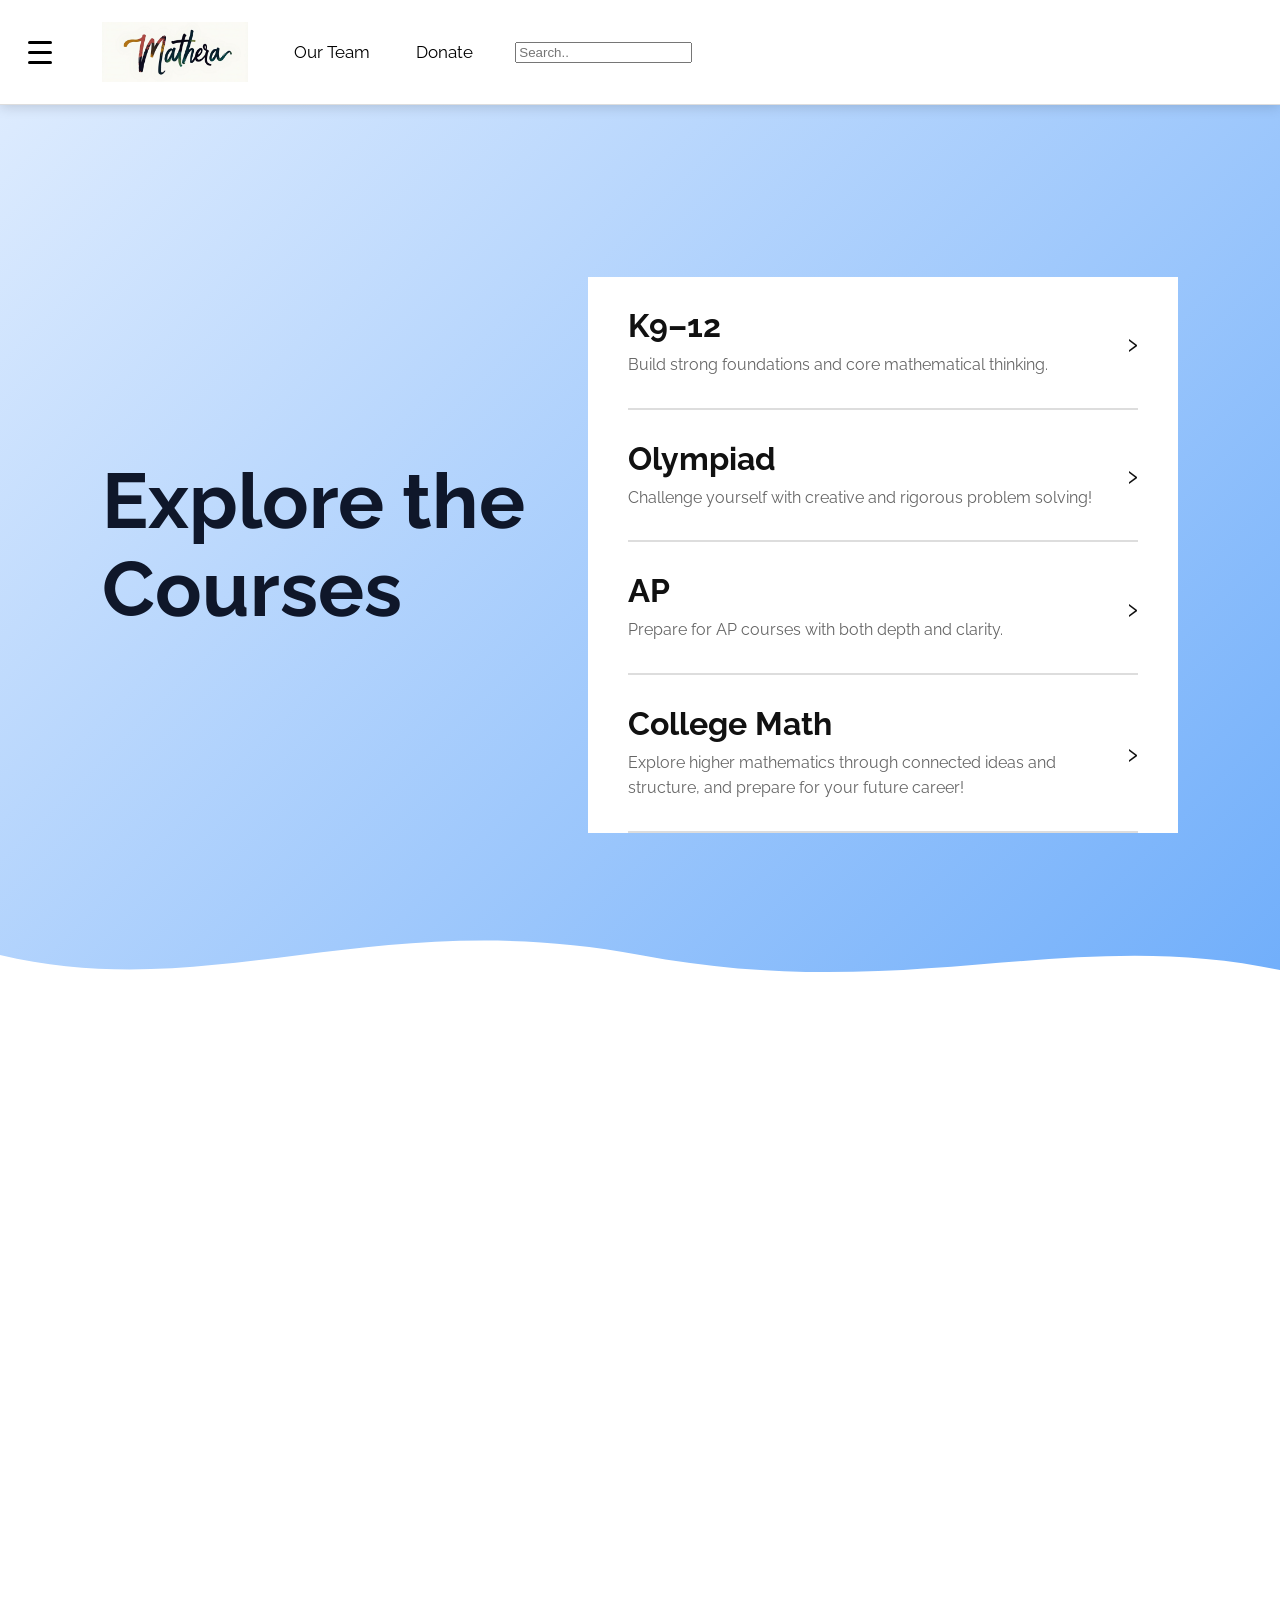
<file: learner_dashboard/explore_courses.html>
<!DOCTYPE html>
<html>
<head>
    <meta charset="UTF-8">
    <meta name="viewport" content="width=device-width, initial-scale=1.0">
<!--This is the title of the tab-->
    <title>Mathera | Explore</title>
    <link rel="stylesheet" href="../css/style.css">
    
    <link rel="preconnect" href="https://fonts.googleapis.com">
    <link rel="preconnect" href="https://fonts.gstatic.com" crossorigin>
    <link href="https://fonts.googleapis.com/css2?family=Raleway:ital,wght@0,100..900;1,100..900&display=swap" rel="stylesheet">
    <link href="../images/mathera_favicon.png" rel="icon" type="image/png">

</head>

<body>
  <!--Here is my navigation bar-->

  <div class="navbar">
      <button class="menu-btn" id="menuBtn" aria-label="Open menu">
        <span></span>
        <span></span>
        <span></span>
      </button>

    <div class="pill-nav">
        <a href="../index.html" class="logo"> 
          <img src="../images/mathera_logo.png" alt="Mathera Logo">
        </a>
        <a href="../team.html">Our Team</a>
        <a href="../donate.html">Donate</a>
    </div>      

      <ul class="nav-links" id="navLinks">
        <a href="ld_home.html">Learner Dashboard</a>
        <a href="../math_blog/mb_home.html">Math Blog</a>
        <a href="../programs/p_home.html">Programs</a>
        <a href="../about.html">About</a>
      </ul>    
    <input type="text" placeholder="Search..">
  </div>
  
  <!--Here is where the text start-->
<section class="hero">
  <div class="hero-title">
      <h2>Explore the Courses</h2>
  </div>

  <section class="course-menu">
    <a href="../courses/k9_12/k9_12.html" class="course-menu-item">
      <div class="menu-text">
        <h3>K9–12</h3>
        <p>Build strong foundations and core mathematical thinking.</p>
      </div>
      <span class="arrow">›</span>  
    </a>

    <a href="../courses/olympiad/olympiad.html" class="course-menu-item">
      <div class="menu-text">
        <h3>Olympiad</h3>
        <p>Challenge yourself with creative and rigorous problem solving!</p>
      </div>
      <span class="arrow">›</span>
    </a>

    <a href="../courses/ap/ap.html" class="course-menu-item">
      <div class="menu-text">
        <h3>AP</h3>
        <p>Prepare for AP courses with both depth and clarity.</p>
      </div>
      <span class="arrow">›</span>
    </a>

    <a href="../learner_dashboard/courses/college_math.html" class="course-menu-item">
      <div class="menu-text">
        <h3>College Math</h3>
        <p>Explore higher mathematics through connected ideas and structure, and prepare for your future career!</p>
      </div>
      <span class="arrow">›</span>
    </a>
  </section>

    <div class="hero-wave">
      <svg viewBox="0 0 1440 120" preserveAspectRatio="none">
        <path d="M0,70 C240,120 420,20 720,70 C1020,120 1200,40 1440,85 L1440,120 L0,120 Z"></path>
      </svg>
    </div>

</section>




<!--This is always the bottom of body section-->
  <script src="../js/script.js"></script>

</body>
</html>
</file>
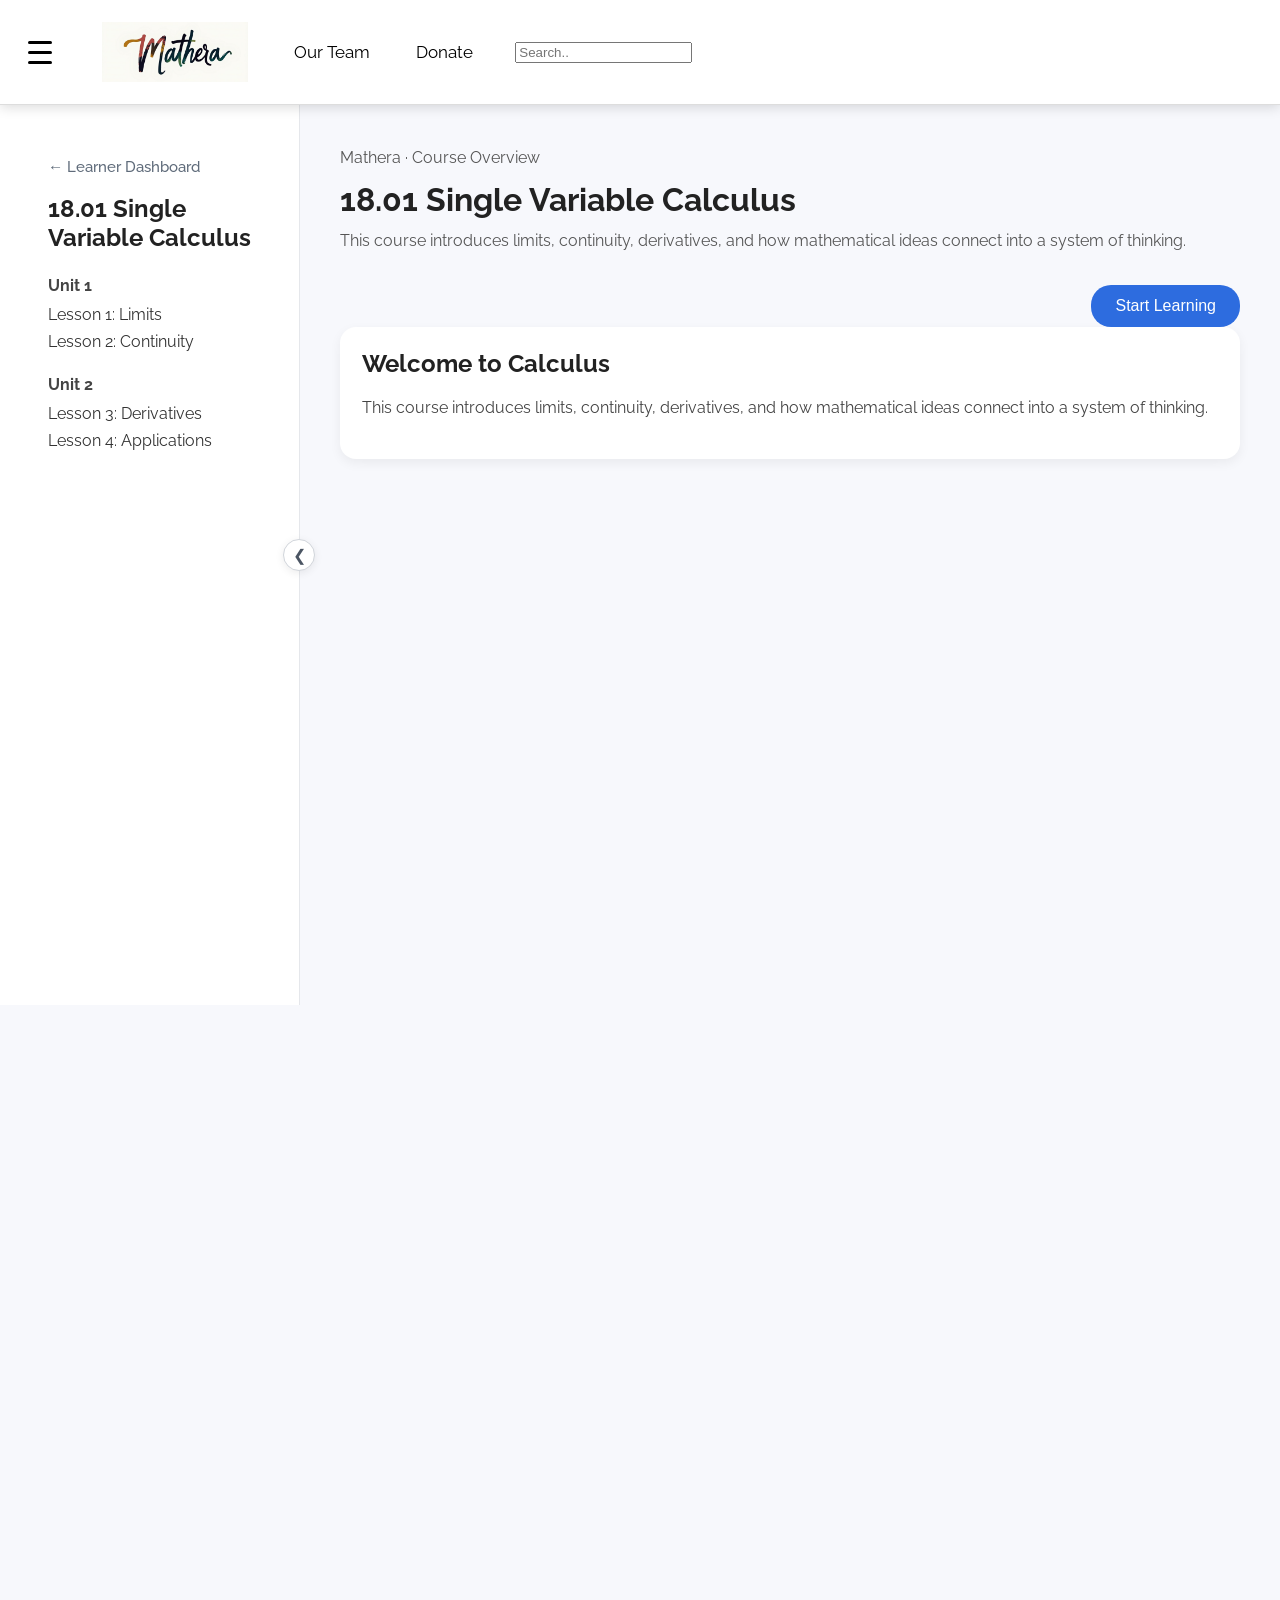
<file: learner_dashboard/courses/course_template.html>
<!DOCTYPE html>
<head>
  <meta charset="UTF-8">
  <meta name="viewport" content="width=device-width, initial-scale=1.0">
  <title>Mathera | course</title>

  <link rel="stylesheet" href="../../css/style.css">
  <link rel="stylesheet" href="../../css/curriculum.css">

  <link rel="preconnect" href="https://fonts.googleapis.com">
  <link rel="preconnect" href="https://fonts.gstatic.com" crossorigin>
  <link href="https://fonts.googleapis.com/css2?family=Raleway:ital,wght@0,100..900;1,100..900&display=swap" rel="stylesheet">
  <link href="../../images/mathera_favicon.png" rel="icon" type="image/png">

  </head>

<body>
  <div class="navbar">
    <button class="menu-btn" id="menuBtn" aria-label="Open menu">
      <span></span>
      <span></span>
      <span></span>
    </button>

    <div class="pill-nav">
      <a href="../../index.html" class="logo">
        <img src="../../images/mathera_logo.png" alt="Mathera Logo">
      </a>
      <a href="../../team.html">Our Team</a>
      <a href="../../donate.html">Donate</a>
    </div>

    <ul class="nav-links" id="navLinks">
      <a href="../ld_home.html">Learner Dashboard</a>
      <a href="../../math_blog/mb_home.html">Math Blog</a>
      <a href="../../programs/p_home.html">Programs</a>
      <a href="../../about.html">About</a>
    </ul>

    <input type="text" placeholder="Search..">
  </div>
<!------------------------------>

  <div class="lesson-page">
    <aside class="lesson-sidebar" id="sidebar">
    <!-- Toggle button -->
      <button id="sidebarToggle" class="sidebar-toggle" aria-label="Toggle sidebar">❮</button>
    <!-- Sidebar content wrapper -->
    <div class="sidebar-inner">
      <h2 id="course-title"></h2>
      <div id="unit-list"></div>
    </div>

      <h2 id="course-title"></h2>
      <div id="unit-list"></div>
    </aside>

    <main class="lesson-main">
      <header class="lesson-header">
        <p id="lesson-label"></p>
        <h1 id="lesson-title"></h1>
        <p id="lesson-subtitle"></p>
      </header>

      <div class="start-container">
        <button id="start-btn">Start Learning</button>
      </div>
    </main>
  </div>

  <script src="../../js/script.js"></script>
  <script src="../../js/data.js"></script>
  <script src="../../js/course_template.js"></script>
</body>
</html>
</file>
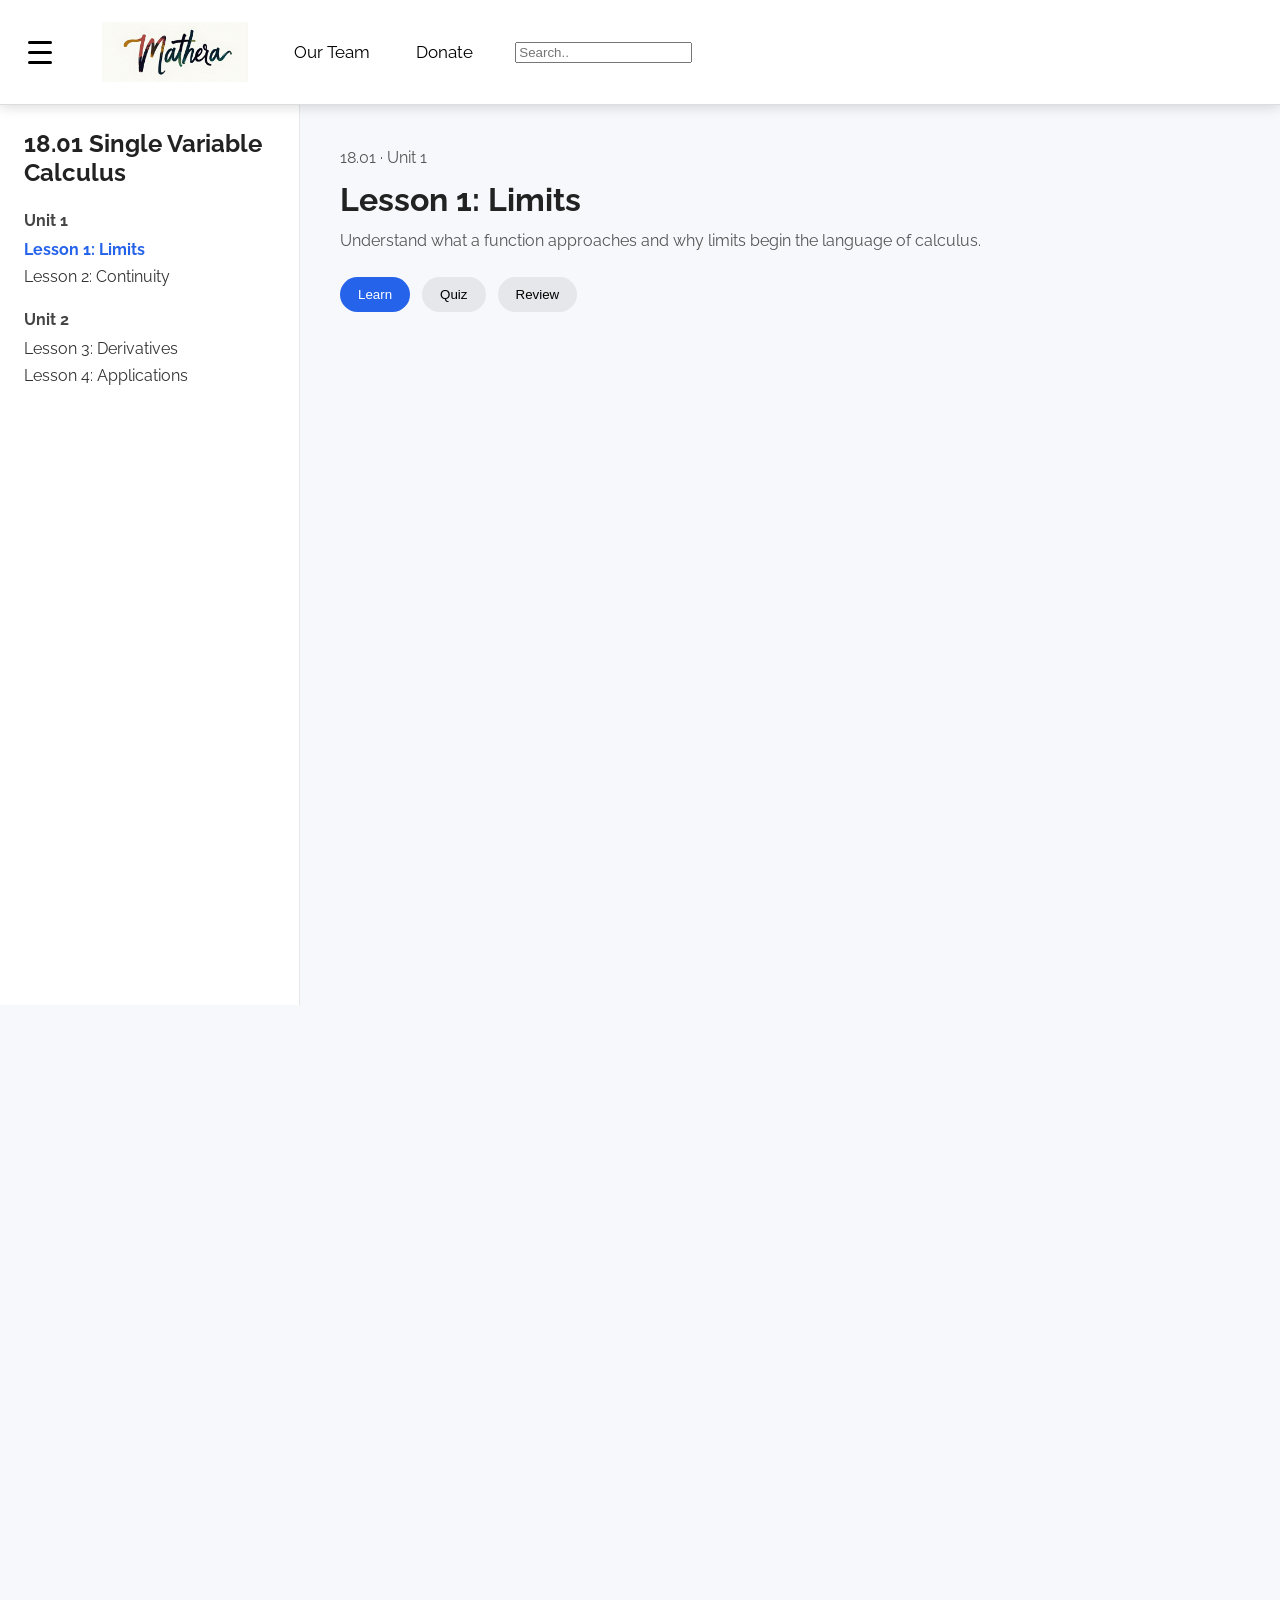
<file: learner_dashboard/courses/lesson_template.html>
<!DOCTYPE html>

<head>
  <meta charset="UTF-8">
  <meta name="viewport" content="width=device-width, initial-scale=1.0">
  <title>Mathera | lesson</title>

  <link rel="stylesheet" href="../../css/style.css">
  <link rel="stylesheet" href="../../css/curriculum.css">

  <link rel="preconnect" href="https://fonts.googleapis.com">
  <link rel="preconnect" href="https://fonts.gstatic.com" crossorigin>
  <link href="https://fonts.googleapis.com/css2?family=Raleway:ital,wght@0,100..900;1,100..900&display=swap" rel="stylesheet">
  <link href="../../images/mathera_favicon.png" rel="icon" type="image/png">

</head>

<body>
<!-- Global top navbar-->
  <div class="navbar">
    <button class="menu-btn" id="menuBtn" aria-label="Open menu">
      <span></span>
      <span></span>
      <span></span>
    </button>

    <div class="pill-nav">
      <a href="../../index.html" class="logo">
        <img src="../../images/mathera_logo.png" alt="Mathera Logo">
      </a>
      <a href="../../team.html">Our Team</a>
      <a href="../../donate.html">Donate</a>
    </div>

    <ul class="nav-links" id="navLinks">
      <a href="../ld_home.html">Learner Dashboard</a>
      <a href="../../math_blog/mb_home.html">Math Blog</a>
      <a href="../../programs/p_home.html">Programs</a>
      <a href="../../about.html">About</a>
    </ul>

    <input type="text" placeholder="Search..">
  </div>

<div class="lesson-page">
    <aside class="lesson-sidebar">
      <h2 id="course-title"></h2>
      <div id="unit-list"></div>
    </aside>
    <main class="lesson-main">
      <header class="lesson-header">
        <p id="lesson-label"></p>
        <h1 id="lesson-title"></h1>
        <p id="lesson-subtitle"></p>
      </header>
   
        <div class="mode-switch">
        <button class="mode-btn active" data-mode="learn">Learn</button>
        <button class="mode-btn" data-mode="quiz">Quiz</button>
        <button class="mode-btn" data-mode="review">Review</button>
        </div>

        <section id="learn" class="mode-section active-section"></section>
        <section id="quiz" class="mode-section"></section>
        <section id="review" class="mode-section"></section>
    </main>
</div>

    <script src="../../js/script.js"></script>
    <script src="../../js/data.js"></script>
    <script src="../../js/lesson_template.js"></script>
  
</body>
</html>
</file>
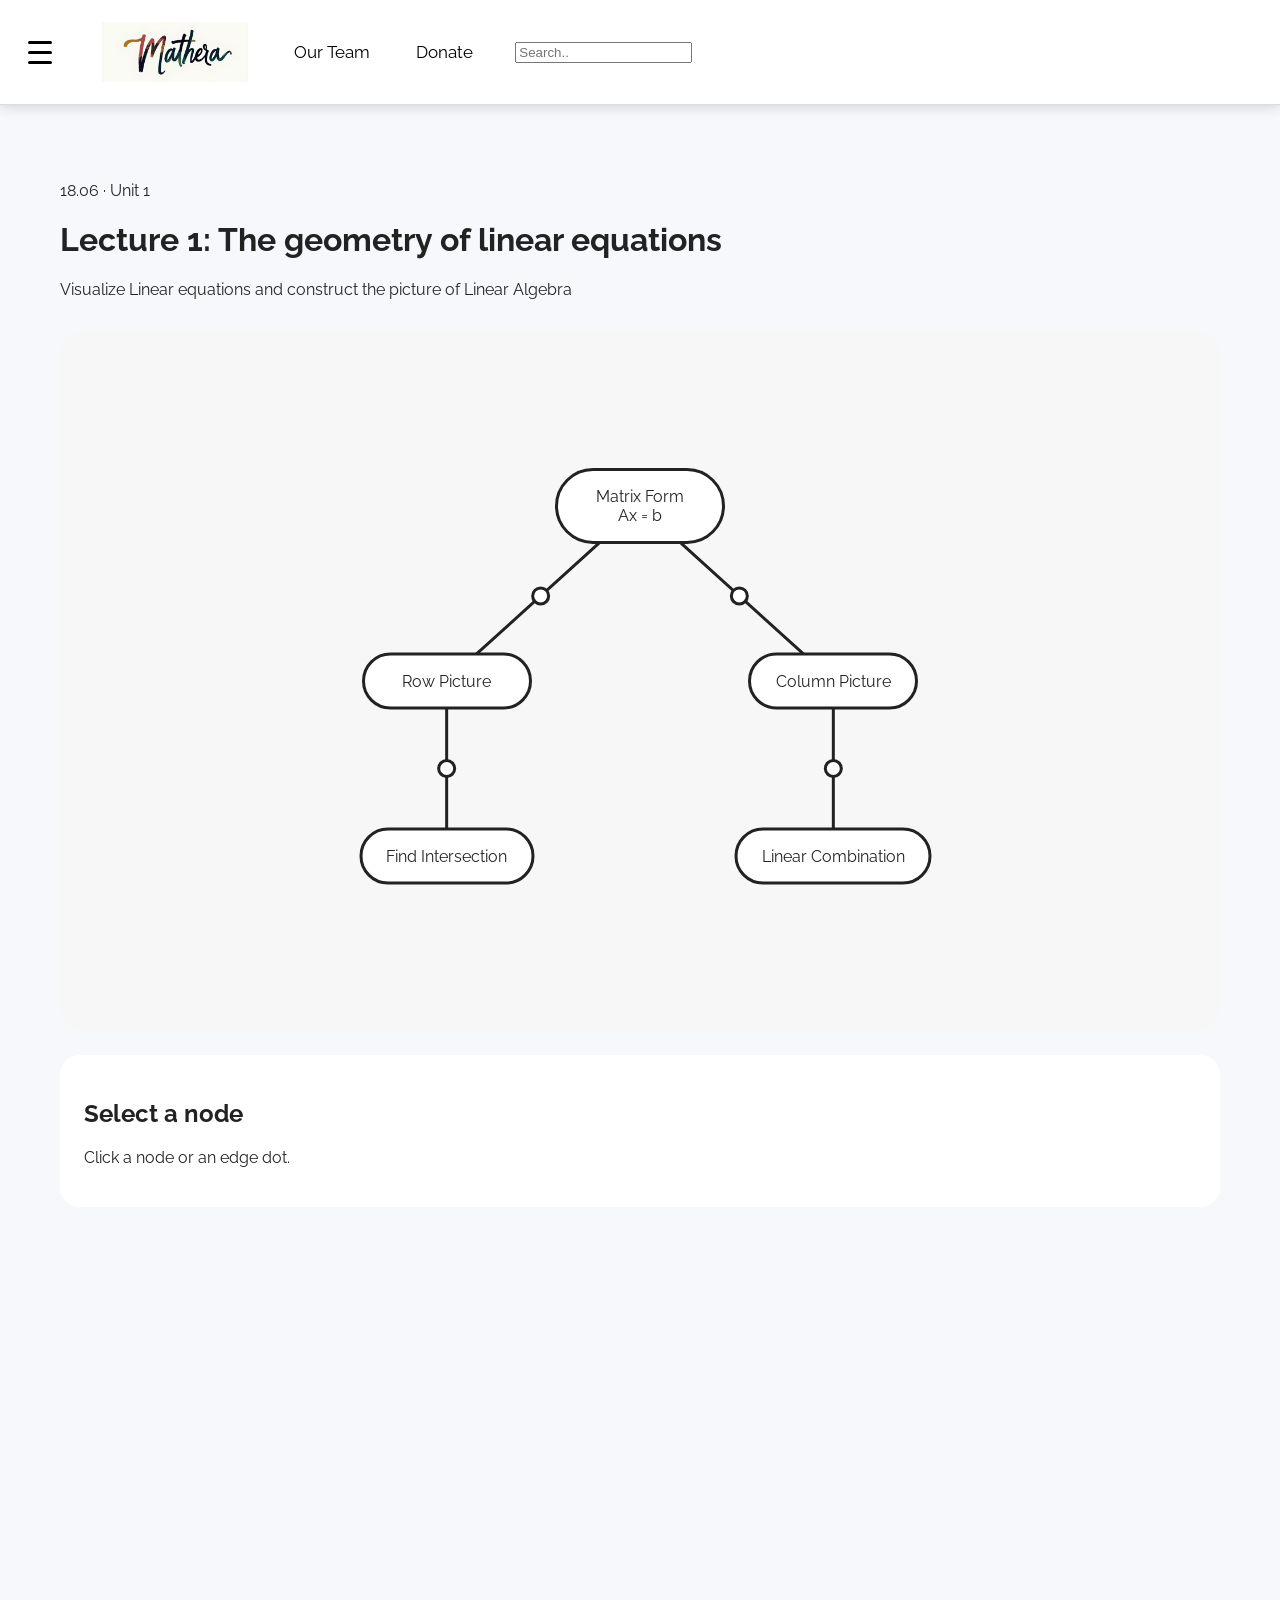
<file: learner_dashboard/courses/mindmap_template.html>
<!DOCTYPE html>

<head>
  <meta charset="UTF-8">
  <meta name="viewport" content="width=device-width, initial-scale=1.0">
  <title>Mathera | lesson</title>

  <link rel="stylesheet" href="../../css/style.css">
  <link rel="stylesheet" href="../../css/curriculum.css">

  <link rel="preconnect" href="https://fonts.googleapis.com">
  <link rel="preconnect" href="https://fonts.gstatic.com" crossorigin>
  <link href="https://fonts.googleapis.com/css2?family=Raleway:ital,wght@0,100..900;1,100..900&display=swap" rel="stylesheet">
  <link href="../../images/mathera_favicon.png" rel="icon" type="image/png">

</head>

<body>
<!-- Global top navbar-->
  <div class="navbar">
    <button class="menu-btn" id="menuBtn" aria-label="Open menu">
      <span></span>
      <span></span>
      <span></span>
    </button>

    <div class="pill-nav">
      <a href="../../index.html" class="logo">
        <img src="../../images/mathera_logo.png" alt="Mathera Logo">
      </a>
      <a href="../../team.html">Our Team</a>
      <a href="../../donate.html">Donate</a>
    </div>

    <ul class="nav-links" id="navLinks">
      <a href="../ld_home.html">Learner Dashboard</a>
      <a href="../../math_blog/mb_home.html">Math Blog</a>
      <a href="../../programs/p_home.html">Programs</a>
      <a href="../../about.html">About</a>
    </ul>

    <input type="text" placeholder="Search..">
  </div>
<!---------------->

  <main class="mindmap-page">
  <header class="mindmap-header">
    <p id="mindmap-label"></p>
    <h1 id="mindmap-title"></h1>
    <p id="mindmap-subtitle"></p>
  </header>

  <div class="mindmap-stage" id="mindmap-stage">
    <svg id="mindmap-svg" class="mindmap-svg"></svg>
    <div id="mindmap-root" class="mindmap-root"></div>
  </div>

  <div class="mindmap-info-panel">
    <h2 id="info-title">Select a node</h2>
    <p id="info-text">Click a node or an edge dot.</p>
  </div>
</main>

    <script src="../../js/script.js"></script>
    <script src="../../js/mindmap_data.js"></script>
    <script src="../../js/mindmap_template.js"></script>
  
</body>
</html>
</file>
<file: css/style.css>
/* ================================================= Global setup  ================================================*/
/* ----------------------------------------- font ----------------------------------------------- */
.raleway-uniquifier {
    font-family: "Raleway", sans-serif;
    font-optical-sizing: auto;
    font-weight: weight;
    font-style: normal;
    }

body {
  font-family: 'Raleway', sans-serif;
}
/* --------------------------------------------- logo -------------------------------------- */

.logo img {
  height: 50px;   /* adjust this */
  width: auto;
  display: block;
}
/* ------------------------------------ common layout ----------------------------------------------*/

.text-container{
  max-width: 800px;        /* controls width */
  margin: 60px auto;       /* center + vertical spacing */
  padding: 0 20px;         /* space on small screens */

  font-size: 1.1rem;
  line-height: 1.7;

  color: #333;
  text-align: left;
}

/* ------------------------------------------- navbar -------------------------------------------- */

body {
      margin: 0; 
      font-family: 'Raleway', sans-serif;
      height: 2000px;
      /*this is the dist btwn the icon to the top edge of the web*/
    } /* this is the font of the bars*/

    /* Top bar, the region that lies the hamburger icon */
    

    .navbar {
      position: sticky;
      top: 0;
      display: flex;
      align-items: center;
      gap: 24px;
      padding: 10px 20px;
      background: white;
      border-bottom: 1px solid #ddd;
      z-index: 1000;
      box-shadow: 0 2px 12px rgba(0, 0, 0, 0.15);
    }

    .logo {
      display: flex;
      align-items: center;
      text-decoration: none;
    }

    .logo img {
      height: 60px;
      width: auto;
      display: block;
    }

    .pill-nav {
      display: flex;
      align-items: center;
      gap: 10px;
    }

    .pill-nav a {
      display: inline-flex;
      align-items: center;
      justify-content: center;
      color: black;
      text-align: center;
      padding: 12px 18px;
      text-decoration: none;
      font-size: 17px;
      border-radius: 999px;
    }

    .pill-nav a:hover {
      background-color: #ddd;
      color: black;
    }

    .menu-btn {
      width: 40px;
      height: 40px;
      border: none;
      background: none;
      cursor: pointer;
      display: flex;
      flex-direction: column;
      justify-content: center;
      align-items: center;
      gap: 7px;
      padding: 0;
      flex-shrink: 0;
    }

    .menu-btn span {
      display: block;
      height: 3px;
      width: 24px;
      background: black;
      border-radius: 2px;
    }

    .menu-btn:hover span {
      background: #1e88e5;
    }

    .nav-links {
      display: none;
      flex-direction: column;
      background: white;
      position: absolute;
      top: 80px;
      left: 20px;
      width: 180px;
      border: 1px solid #ddd;
      box-shadow: 0 4px 10px rgba(0,0,0,0.1);
    }

    .nav-links a {
      padding: 12px 16px;
      text-decoration: none;
      color: black;
      border-bottom: 1px solid #eee;
    }

    .nav-links a:hover {
      background: #f5f5f5;
    }

    .nav-links.show {
      display: flex;
    }

    .search-box {
      margin-left: auto;
      display: flex;
      align-items: center;
    }

    .search-box input[type="text"] {
      padding: 8px 14px;
      border: none;
      outline: none;
      font-size: 17px;
      background: transparent;
    }

/* ============================================ Home page 1 =========================================== */

/* hero part! */

/* ------------ Animation -----------------*/

.hero-title,
.hero-subtitle,
.hero-text-p,
.hero-image {
  opacity: 0;
  transform: translateY(30px);
  animation: fadeUp 1s ease forwards;
}

.hero-subtitle {
  animation-delay: 0.35s;
}

.hero-text-p{
  animation-delay: 0.5s;
}

@keyframes fadeUp {
  to {
    opacity: 1;
    transform: translateY(0);
  }
}
/* ------------------------ */

.hero {
  min-height: 100vh;
  display: flex;
  align-items: center;
  padding: 40px 8%;
  background: linear-gradient(135deg, rgba(219,234,254,0.95), rgba(96,165,250,0.9));
  position: relative;
}

.hero-content {
  width: 100%;
  max-width: 1200px;
  margin: 0 auto;
  display: flex;
  align-items: center;
  justify-content: space-between;
  gap: 60px;
  position: relative;
  z-index: 1;
}

.hero-text {
  font-family: 'Raleway', sans-serif;
  padding-left: 120px;
  width: 50%;
  flex: 1;
}

.hero-title {
  font-size: 3.2rem;
  line-height: 1.15;
  font-weight: 800;
  color: #0f172a;
  margin-bottom: 20px;
  max-width: 600px;
}

.hero-subtitle {
  font-size: 1.3rem;
  line-height: 1.8;
  color: #1e3a8a;
  max-width: 560px;
  margin-bottom: 30px;
}

.hero-text p {
  font-size: 18px;
}


.hero-image {
  flex: 1;
  display: flex;
  justify-content: center;
}

.hero-image img {
  width: 100%;
  max-width: 430px;
  height: auto;
  display: block;
}
.hero-wave {
  position: absolute;
  bottom: 0;
  left: 0;
  width: 100%;
  line-height: 0;
}

.hero-wave svg {
  display: block;
  width: 100%;
  height: 120px;
}

.hero-wave path {
  fill: white; /* same as page 2 background */
}
/* ----------------------------------- intro img slide show ---------------------------------------------*/
/* below can be used to test space in between sections */
/* * {
  outline: 1px solid red;
} */

* {
  box-sizing: border-box;
}

body {
  margin: 0;
}

/* General 2-column section */
.two-column-section {
  display: flex;
  justify-content: space-between;
  align-items: flex-start;   /* top-align both sides */
  gap: 60px;
  padding: 80px;
  background: white;
}

/* Shared column behavior */
.column {
  flex: 1;
  min-width: 0;
}

/* Left slideshow column */
.slideshow-column {
  flex: 1;
  min-width: 0;
}

/* Right text column */
.text-column {
  flex:1;
  min-width: 0;
  max-width: 520px;
  text-align: left;
  margin: 0;
}

.text-column h1,
.text-column h2,
.text-column p {
  text-align: left;
}
.text-column h1,
.text-column h2 {
  margin-top: 0;
  margin-bottom: 20px;
}

.text-column p {
  font-size: 1.1rem;
  line-height: 1.8;
  color: #444;
  margin-top: 0;
  margin-bottom: 16px;
}

/* Sample image column */
.image-column {
  flex: 1;
  min-width: 0;
  display: flex;
  justify-content: center;
  align-items: flex-start;
}

.image-column img {
  width: 100%;
  max-width: 500px;
  height: auto;
  border-radius: 20px;
  display: block;
}

.slideshow-container {
  width: 100%;
  max-width: 680px;
}

/* each slide */
.slide {
  display: none;
  width: 100%;
}

/* image */
.slide img {
  width: 100%;
  height: 320px;
  object-fit: cover;
  border-radius: 20px;
  display: block;
}

/* caption under image */
.caption {
  text-align: center;
  margin-top: 14px;
  font-size: 1.1rem;
  color: #333;
}

/* dots area */
.dots-container {
  text-align: center;
  margin-top: 18px;
}

.dot {
  cursor: pointer;
  height: 12px;
  width: 12px;
  margin: 0 6px;
  background-color: #c7c7c7;
  border-radius: 50%;
  display: inline-block;
  transition: background-color 0.3s ease;
}

.dot.active {
  background-color: #555;
}

/* fade effect */
.fade {
  animation: fadeEffect 1.2s ease;
}

@keyframes fadeEffect {
  from { opacity: 0.4; }
  to { opacity: 1; }
}

/* mobile */
@media (max-width: 900px) {
  .intro-section {
    flex-direction: column;
    padding: 50px 24px;
    gap: 40px;
  }

  .intro-right {
    max-width: 100%;
    text-align: center;
  }

  .slide img {
    height: 260px;
  }
}

/* --------------------------------- hero slogan ------------------------------------- */
.quote-box-bg {
  position: absolute;
  max-height: 250px;
  background: linear-gradient(135deg, rgba(219,234,254,0.95), rgba(96,165,250,0.9));
}
/* above: wish to but not complete*/

.quote-box {
  quotes: "“" "”";
  position:relative;
  font-size: 1.2rem;
  margin: 80px auto;
  color: #333333;
  max-width: 800px;
  padding: 40px 60px;
}

.quote-box::before {
  content: open-quote;
  top: -20px;
  left: 10px;
}

.quote-box::after {
  content: close-quote;
  bottom: -20px;
  right: 10px;
}

.quote-box::before,
.quote-box::after {
  position: absolute;
  font-size: 120px;
  color: rgba(0, 0, 0, 1);
}

.quote-box p {
  margin: 0;
  text-align: center;
  font-style: italic;
  font-size: 1.8rem;
  color: #444;
}

.quote-author {
  margin-top: -10px;
  text-align: right;
  padding-right: 150px;
  font-size: 1.5rem;
  color: #333;
}

/* --------------------------------- here are the three shortcuts to diff page ---------------------------------------*/

.column {
  flex:none;
  text-align: center;
}
    
.row {
  display: flex;
  justify-content: center;   /* ⭐ centers horizontally */
  align-items: center;       /* optional: vertical alignment */
  gap: 170px;
  }

.shortcut {
  padding:20px 40px;
}
  

/* ======================================== end of home page 1 ============================================== */

/* ================================================= id home page =================================================== */
/* ---------------------------------- intro course selection menu -------------------------------- */
.course-menu {
  max-width: 800px;
  margin: 80px auto;
  padding: 0 40px;
  background-color:#ffffff 
}

.course-menu h2 {
  font-size: 3rem;
  margin-bottom: 40px;
  color: #111;
}

.course-menu-item {
  display: flex;
  justify-content: space-between;
  align-items: center;
  padding: 30px 0;
  border-bottom: 2px solid #ddd;
  text-decoration: none;
  color: #111;
  transition: all 0.3s ease;
}

.course-menu-item:hover {
  transform: translateX(6px);
}

.menu-text h3 {
  font-size: 2rem;
  margin: 0 0 8px 0;
}

.menu-text p {
  margin: 0;
  font-size: 1rem;
  color: #666;
  line-height: 1.6;
}

.arrow {
  font-size: 2rem;
  color: #111;
  transition: transform 0.3s ease;
}

.course-menu-item:hover .arrow {
  transform: translateX(8px);
}
/* =========================================== college math page ======================================== */

.ocw-disclaimer {
  font-size: 0.9rem;
  color: #666;
  background: #f5f7fa;
  padding: 12px 16px;
  border-left: 4px solid #4a90e2;
  border-radius: 8px;
}

/* ------------------------------------------- course box -------------------------------------------------- */

.center-img {
  display: block;
  margin-left: auto;
  margin-right: auto;
}


.courses-section {
  padding: 60px 40px;
  text-align: center;
}

.courses-section h2 {
  font-size: 2rem;
  margin-bottom: 30px;
}

.course-grid {
  display: grid;
  grid-template-columns: repeat(auto-fit, minmax(260px, 1fr));
  gap: 25px;
  max-width: 1100px;
  margin: 0 auto;
}

.course-box {
  display: block;
  text-decoration: none;
  color: black;
  background: white;
  border-radius: 18px;
  overflow: hidden;
  box-shadow: 0 4px 14px rgba(0, 0, 0, 0.12);
  transition: transform 0.25s ease, box-shadow 0.25s ease;
}

.course-box:hover {
  transform: translateY(-6px);
  box-shadow: 0 10px 24px rgba(0, 0, 0, 0.18);
}

.course-box img {
  width: 100%;
  height: 180px;
  object-fit: cover;
  display: block;
}

.course-content {
  padding: 20px;
  text-align: left;
}

.course-content h3 {
  margin: 0 0 10px;
  font-size: 1.3rem;
}

.course-content p {
  margin: 0;
  font-size: 0.98rem;
  line-height: 1.5;
  color: #444;
}

/* ---------------------------------------------------------------------------------------------------------- */
</file>
<file: css/curriculum.css>
* {
  box-sizing: border-box;
}

body {
  margin: 0;
  background: #f7f8fc;
  color: #222;
}

.lesson-page {
  display: flex;
  min-height: 100vh;
}

.lesson-sidebar {
  width: 260px;
  background: #ffffff;
  border-right: 1px solid #e5e7eb;
  padding: 24px;
}

.lesson-sidebar h2 {
  margin-top: 0;
  margin-bottom: 24px;
}


.sidebar-back {
  margin-bottom: 18px;
}

.sidebar-back-link {
  display: inline-block;
  font-size: 0.95rem;
  font-weight: 500;
  color: #5f6b7a;
  text-decoration: none;
  transition: color 0.2s ease;
}

.sidebar-back-link:hover {
  color: #1f3f8f;
}

/* Layout */
.lesson-page {
  display: flex;
}

/* Sidebar */
.lesson-sidebar {
  position: relative;
  width: 300px;
  min-width: 300px;
  background: #ffffff;
  border-right: 1px solid #e5e7eb;
  transition: width 0.28s ease, min-width 0.28s ease;
  overflow: visible;
}

/* Inner content */
.sidebar-inner {
  padding: 28px 24px;
  transition: opacity 0.2s ease;
}

/* Toggle button */
.sidebar-toggle {
  position: absolute;
  top: 50%;
  right: -16px;
  transform: translateY(-50%);
  width: 32px;
  height: 32px;
  border-radius: 50%;
  border: 1px solid #d1d5db;
  background: #ffffff;
  color: #4b5563;
  font-size: 16px;
  cursor: pointer;
  box-shadow: 0 2px 8px rgba(0, 0, 0, 0.08);
  z-index: 10;
}

.sidebar-toggle:hover {
  background: #f9fafb;
}

/* Collapsed state */
.lesson-sidebar.collapsed {
  width: 0;
  min-width: 0;
  border-right: none;
}

.lesson-sidebar.collapsed .sidebar-inner {
  opacity: 0;
  pointer-events: none;
}

/* Main content */
.lesson-main {
  flex: 1;
  padding: 40px;
}

/*------------------------------ side bar ends here */

.unit-block {
  margin-bottom: 24px;
}

.unit-block h3 {
  margin-bottom: 10px;
  font-size: 1rem;
  color: #444;
}

.unit-block ul {
  list-style: none;
  padding: 0;
  margin: 0;
}

.unit-block li {
  margin-bottom: 8px;
}

.unit-block a {
  text-decoration: none;
  color: #333;
}

.unit-block a:hover {
  color: #2563eb;
}

.selected-lesson {
  color: #2563eb !important;
  font-weight: 700;
}

.lesson-main {
  flex: 1;
  padding: 40px;
}

.lesson-template-main {
  max-width: 900px;
  margin: 0 auto;
}

.lesson-header {
  margin-bottom: 24px;
}

.lesson-header h1 {
  margin: 0 0 10px;
  font-size: 2rem;
}

.lesson-header p {
  margin: 0 0 10px;
  line-height: 1.6;
  color: #555;
}

.start-container {
  margin-top: 32px;
  text-align: right;
}

#start-btn {
  padding: 12px 24px;
  background-color: #2d6cdf;
  color: white;
  border: none;
  border-radius: 20px;
  font-size: 1rem;
  cursor: pointer;
}

#start-btn:hover {
  background-color: #1f4fbf;
}

.mode-switch {
  display: flex;
  gap: 12px;
  margin-bottom: 24px;
  flex-wrap: wrap;
}

.mode-btn {
  padding: 10px 18px;
  border: none;
  border-radius: 999px;
  background: #e5e7eb;
  cursor: pointer;
}

.mode-btn.active {
  background: #2563eb;
  color: white;
}

.mode-section {
  display: none;
}

.active-section {
  display: block;
}

.content-card {
  background: white;
  border-radius: 16px;
  padding: 22px;
  margin-bottom: 18px;
  box-shadow: 0 4px 12px rgba(0, 0, 0, 0.06);
}

.content-card h2 {
  margin-top: 0;
  margin-bottom: 10px;
}

.content-card p,
.content-card li {
  line-height: 1.7;
  color: #444;
}

#course-title {
  cursor: pointer;
}

#course-title:hover {
  color: #2563eb;
}

@media (max-width: 900px) {
  .lesson-page {
    flex-direction: column;
  }

  .lesson-sidebar {
    width: 100%;
    border-right: none;
    border-bottom: 1px solid #e5e7eb;
  }

  .lesson-main {
    padding: 24px;
  }

  .start-container {
    text-align: left;
  }
}

/* -------------------------------------------mindmap_template */
.mindmap-container {
  position: relative;
  width: 100%;
  min-height: 800px;
  background: white;
  border-radius: 24px;
  overflow: hidden;
}

.mindmap-node {
  position: absolute;
  transform: translate(-50%, -50%);
  min-width: 160px;
  max-width: 240px;
  padding: 16px 20px;
  border: 2px solid #111;
  background: white;
  text-align: center;
}

.mindmap-node.oval {
  border-radius: 999px;
}

.mindmap-node.main {
  border-radius: 999px;
  font-weight: 600;
}

.mindmap-node.dashed {
  border-style: dashed;
  border-radius: 24px;
}

#mindmap-svg {
  z-index: 0;
}

#mindmap-nodes-layer {
  z-index: 1;
}

.mindmap-container {
  overflow: hidden;
}

.mindmap-svg {
  position: absolute;
  inset: 0;
  width: 100%;
  height: 100%;
  z-index: 0;
}

.mindmap-svg line{
  pointer-events: none;
}

.mindmap-nodes-layer {
  position: relative;
  width: 100%;
  height: 800px;
  z-index: 1;
}

.mindmap-edge {
  stroke: #222;
  stroke-width: 2;
  fill: none;
}

.mindmap-page {
  max-width: 1200px;
  margin: 40px auto;
  padding: 20px;
}

.mindmap-header {
  margin-bottom: 32px;
}

.mindmap-stage {
  position: relative;
  width: 100%;
  height: 700px;
  background: #f7f7f7;
  border-radius: 24px;
  overflow: hidden;
}

.mindmap-root {
  position: relative;
  width: 100%;
  height: 100%;
  z-index: 2;
}

.mindmap-svg {
  position: absolute;
  inset: 0;
  width: 100%;
  height: 100%;
  z-index: 1;
}


.mindmap-node {
  position: absolute;
  transform: translate(-50%, -50%);
  min-width: 170px;
  padding: 16px 24px;
  border: 3px solid #222;
  border-radius: 999px;
  background: white;
  text-align: center;
  cursor: pointer;
}

.mindmap-node.active-node {
  box-shadow: 0 0 0 4px rgba(0, 0, 0, 0.08);
}

.edge-dot {
  cursor: pointer;
  pointer-events: auto;
}

.mindmap-info-panel {
  margin-top: 24px;
  padding: 24px;
  background: white;
  border-radius: 20px;
}
</file>
